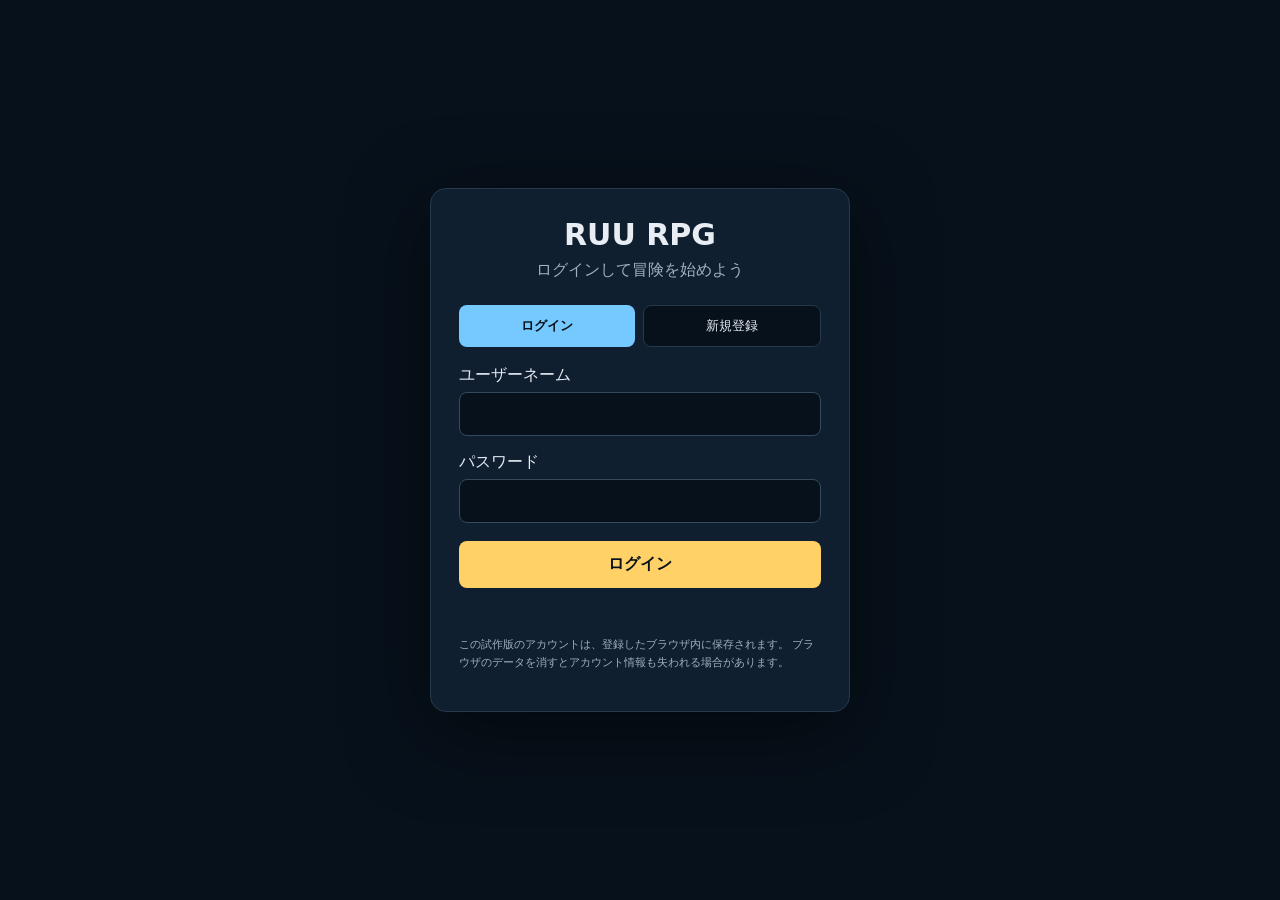
<file: index.html>
<!doctype html>
<html lang="ja">
<head>
  <meta charset="utf-8">
  <meta name="viewport" content="width=device-width,initial-scale=1,maximum-scale=1,user-scalable=no">
  <meta name="theme-color" content="#07111b">
  <meta name="description" content="Ruu RPG - ドット絵の弾幕回避ゲーム">
  <title>Ruu RPG</title>
  <link rel="stylesheet" href="rpg.css">
</head>
<body>
  <main id="game-shell">
    <canvas id="game" aria-label="Ruu RPG のゲーム画面"></canvas>
    <div id="rotate-note">横向き画面がおすすめです</div>
    <div id="touch-controls" aria-label="タッチ操作">
      <div id="dpad" aria-label="移動操作">
        <button data-dir="up" aria-label="上へ">▲</button>
        <div class="dpad-middle">
          <button data-dir="left" aria-label="左へ">◀</button>
          <button data-dir="down" aria-label="下へ">▼</button>
          <button data-dir="right" aria-label="右へ">▶</button>
        </div>
      </div>
      <button id="touch-start">START</button>
    </div>
  </main>
  <script src="rpg.js"></script>
</body>
</html>
</file>
<file: rpg.css>
/* Ruu RPG — fullscreen pixel-art dodge game */
:root {
  color-scheme: dark;
  --bg: #07111b;
  --line: #26384b;
  --text: #e8edf4;
  --pink: #ff6575;
  --gold: #ffd166;
}
* { box-sizing: border-box; }
html, body {
  width: 100%;
  height: 100%;
  margin: 0;
  overflow: hidden;
  background: var(--bg);
  color: var(--text);
  font-family: "Courier New", monospace;
  overscroll-behavior: none;
}
body { position: fixed; inset: 0; }
#game-shell { position: fixed; inset: 0; overflow: hidden; background: var(--bg); }
#game {
  display: block;
  width: 100%;
  height: 100%;
  image-rendering: pixelated;
  touch-action: none;
}
#touch-controls {
  position: absolute;
  inset: auto 0 max(14px, env(safe-area-inset-bottom)) 0;
  display: none;
  align-items: end;
  justify-content: space-between;
  padding: 0 18px;
  pointer-events: none;
}
#dpad { display: flex; flex-direction: column; align-items: center; gap: 5px; pointer-events: auto; }
.dpad-middle { display: flex; align-items: center; gap: 5px; }
#touch-controls button {
  width: 44px; height: 44px;
  border: 2px solid #51647a;
  border-radius: 8px;
  background: #142334dd;
  color: #fff;
  font: bold 18px "Courier New", monospace;
  touch-action: none;
  user-select: none;
}
#touch-start { pointer-events: auto; width: 82px !important; height: 48px !important; color: var(--gold) !important; }
#rotate-note {
  display: none;
  position: absolute;
  left: 50%; top: 12px;
  transform: translateX(-50%);
  padding: 5px 9px;
  background: #07111bcc;
  color: #aab8c8;
  font-size: 11px;
  pointer-events: none;
}
@media (pointer: coarse) {
  #touch-controls { display: flex; }
  #rotate-note { display: block; }
}
@media (max-height: 420px) and (pointer: coarse) {
  #touch-controls { padding: 0 10px; bottom: 6px; }
  #touch-controls button { width: 36px; height: 36px; }
  #touch-start { width: 72px !important; height: 38px !important; }
}
</file>
